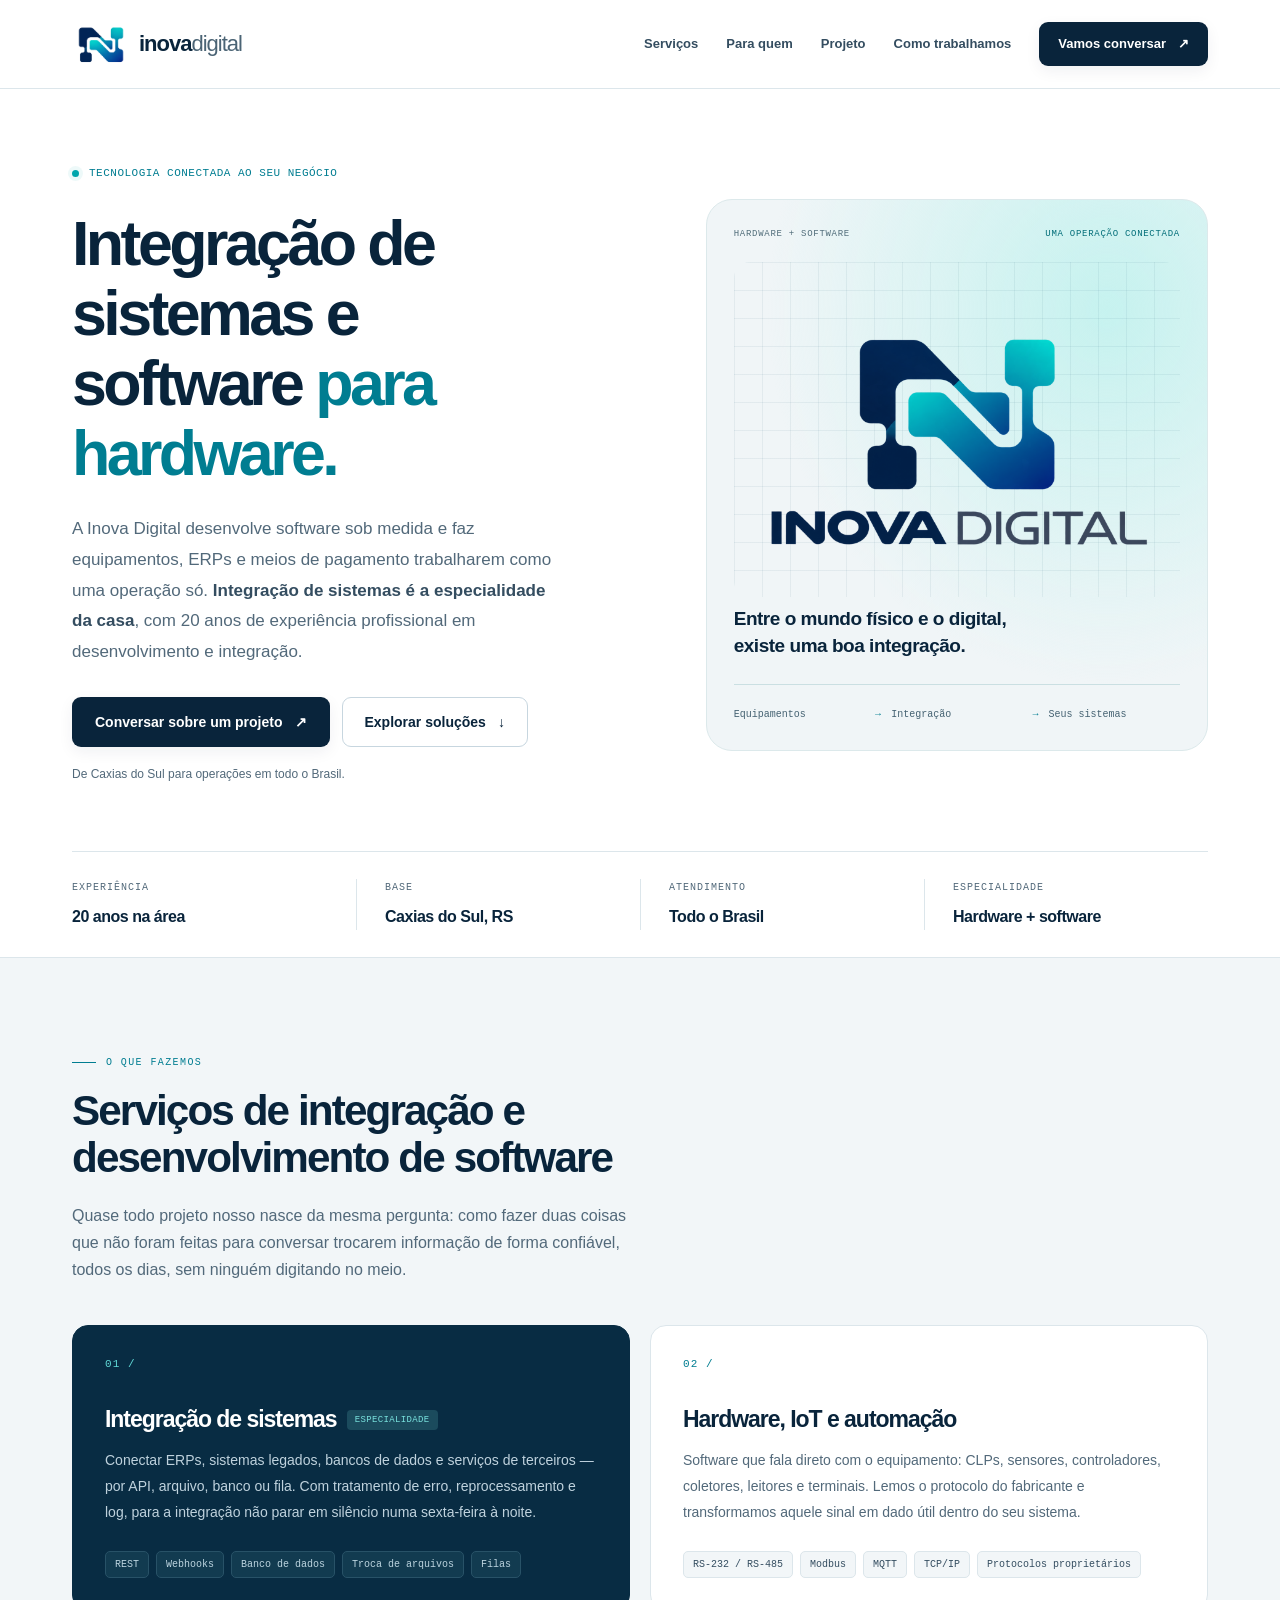
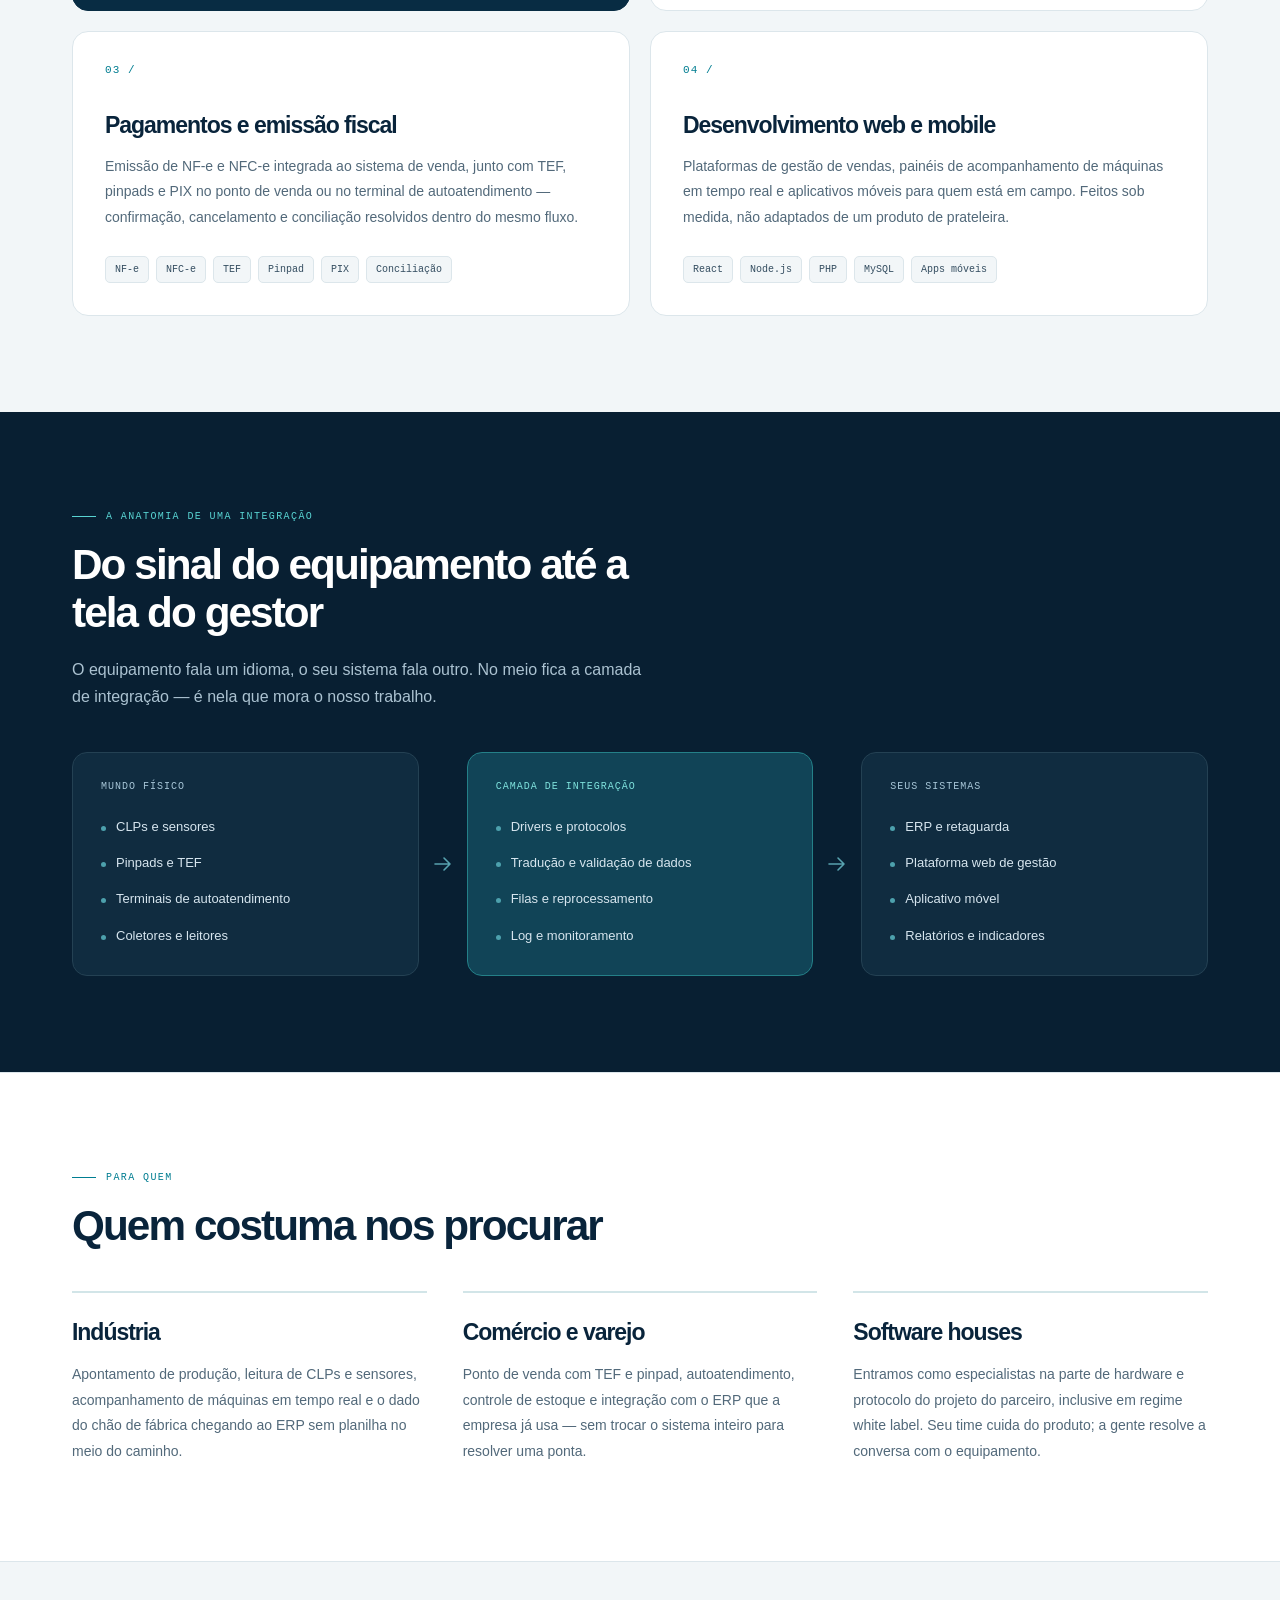
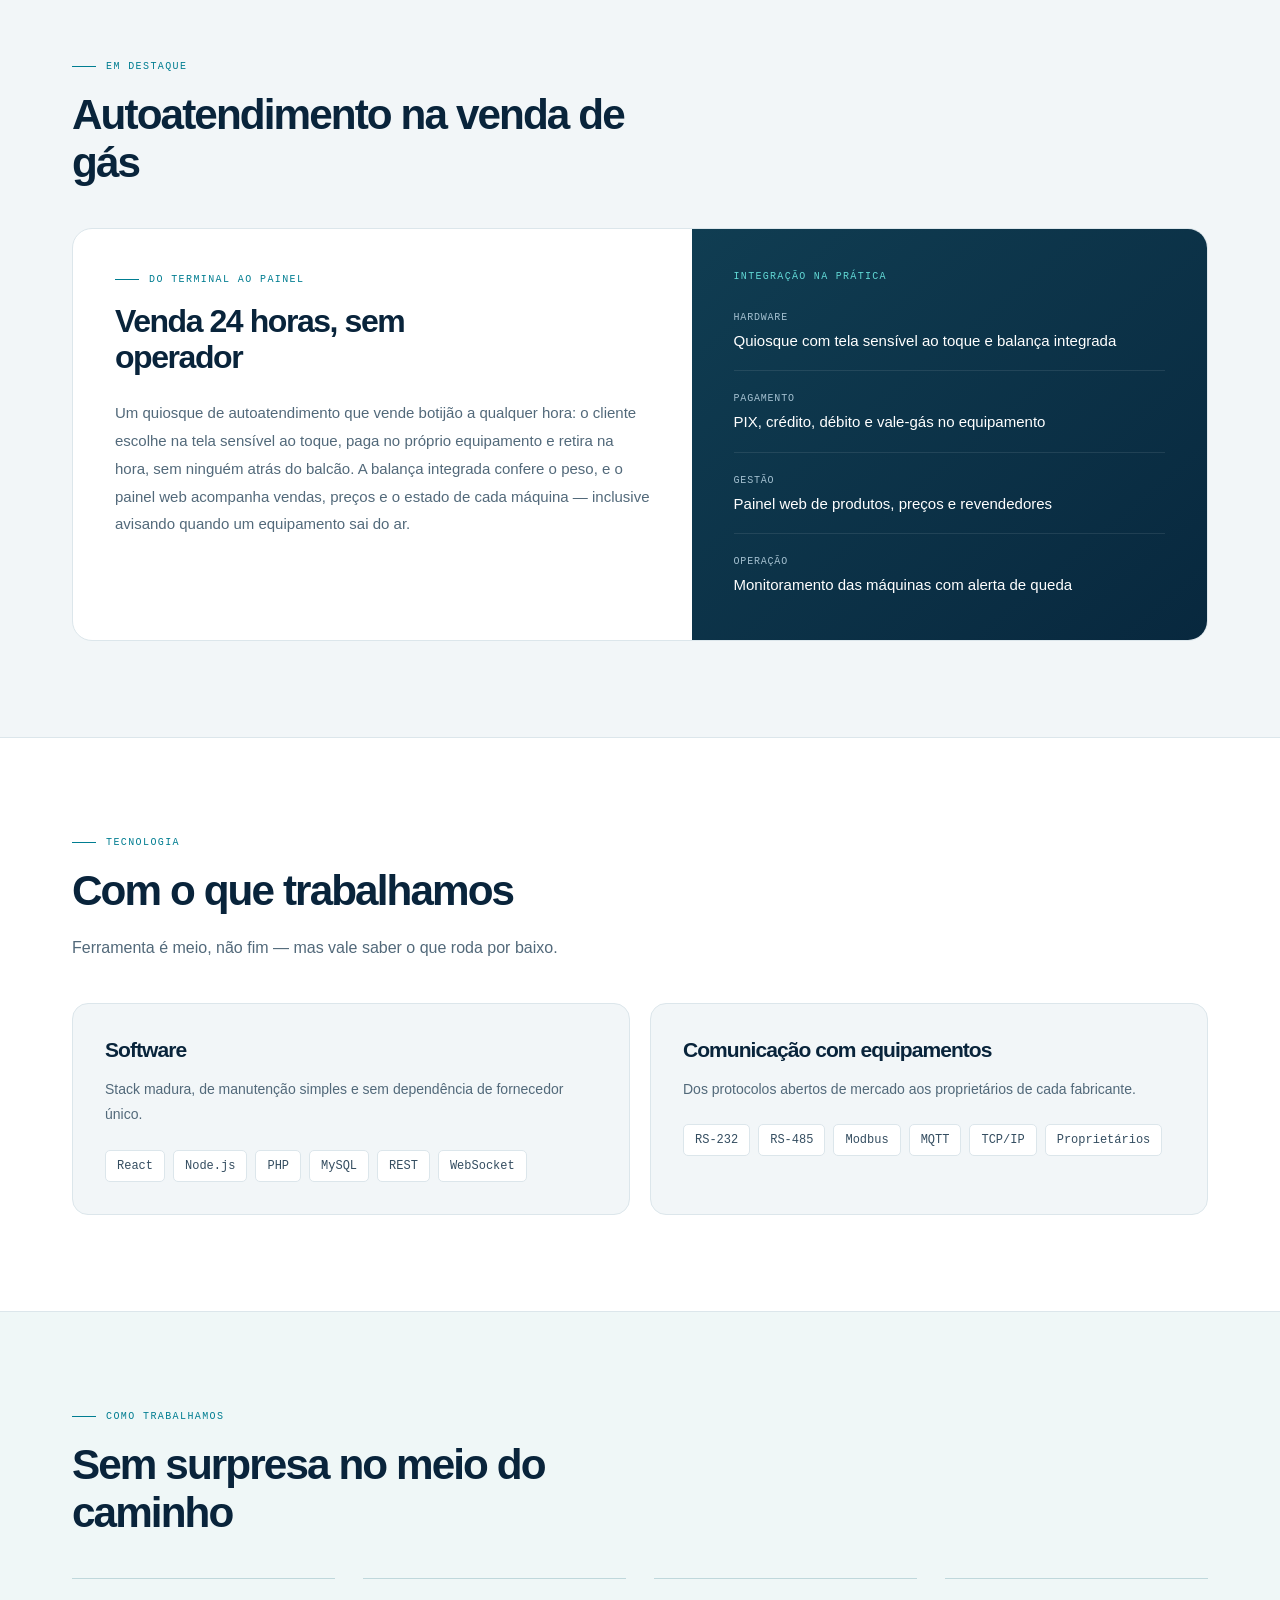
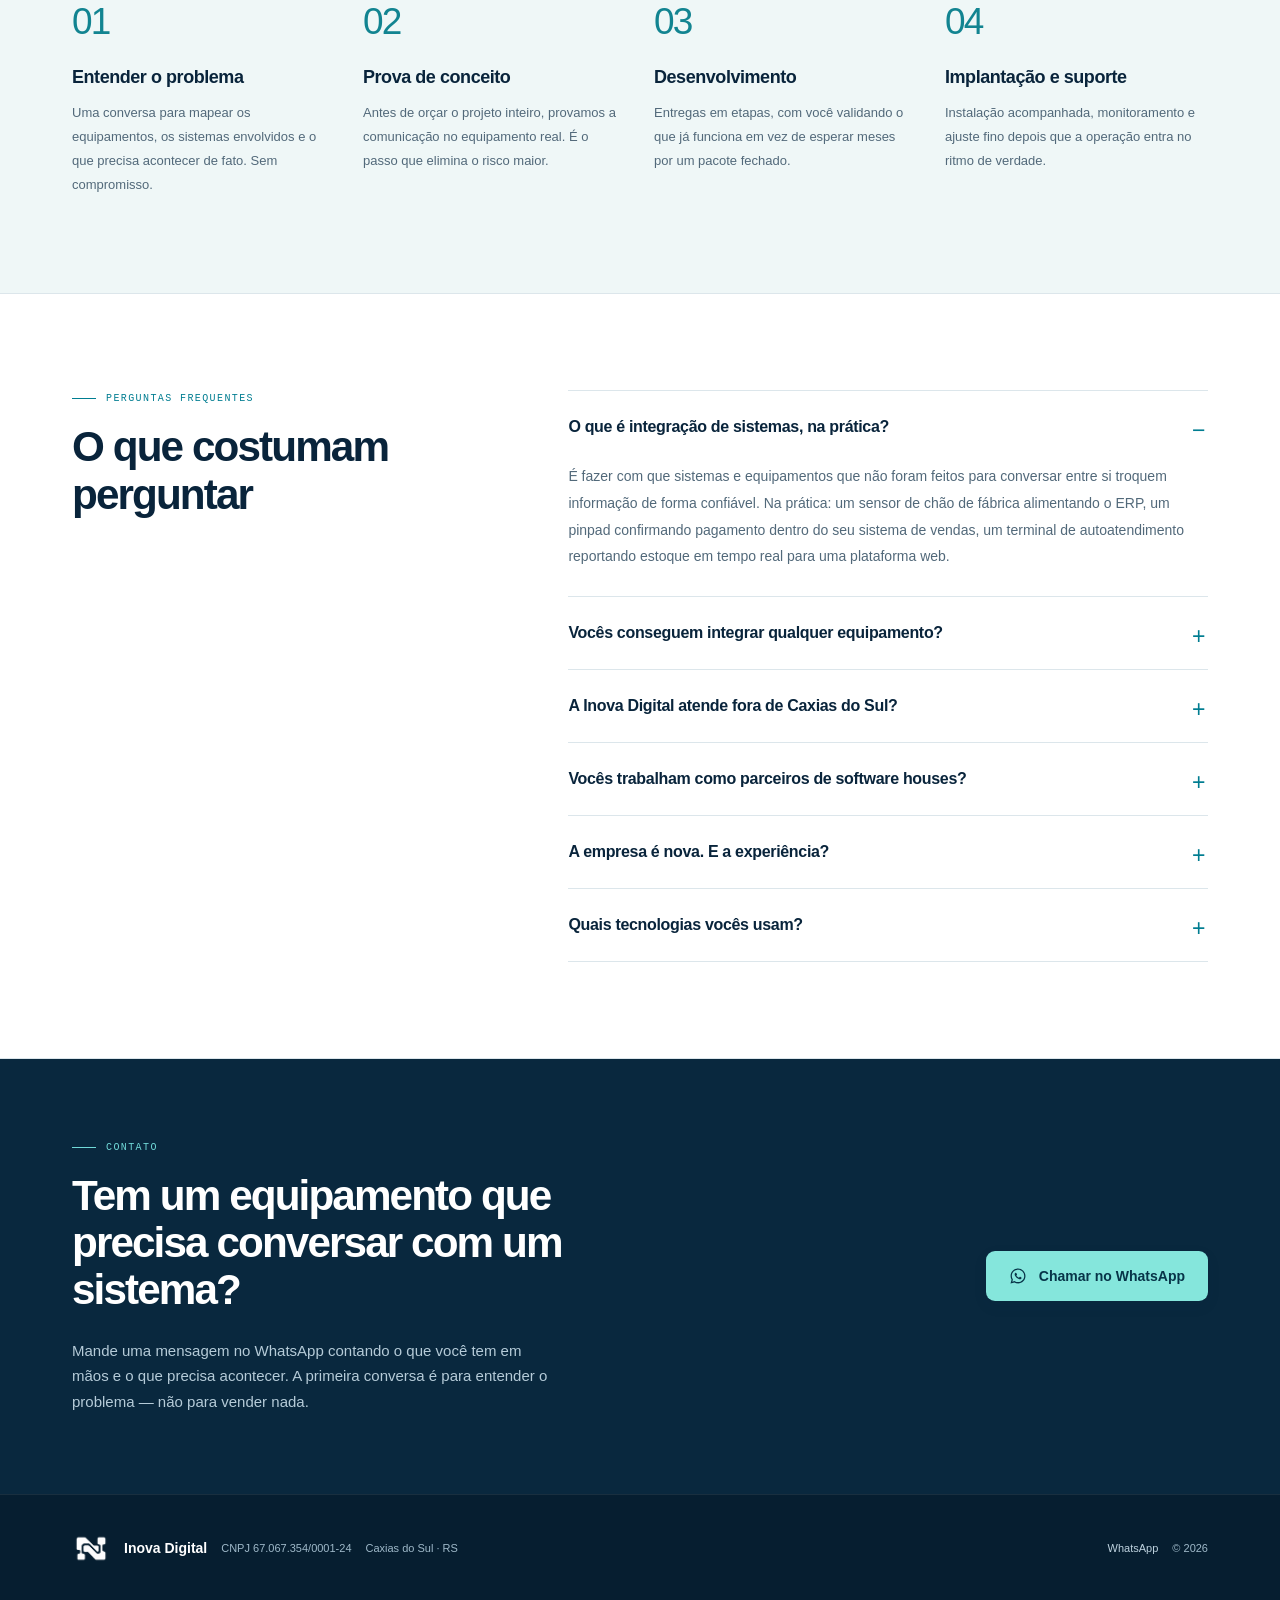
<file: index.html>
<!doctype html>
<html lang="pt-BR">
<head>
<meta charset="utf-8">
<meta name="viewport" content="width=device-width, initial-scale=1">
<title>Integração de sistemas e hardware | Inova Digital</title>
<meta name="description" content="Integração de ERPs, CLPs, sensores, TEF, NF-e e autoatendimento. Software sob medida em Caxias do Sul, RS, com atendimento em todo o Brasil. Fale pelo WhatsApp.">
<link rel="canonical" href="https://inovadigital.com.br/">
<meta name="author" content="Inova Digital">
<meta name="google-site-verification" content="kAPlHWLXchbSLmJ5zx2D2jMSlxSQh1JAQIa2q9AaCqQ">
<meta name="theme-color" content="#09283e">
<meta name="robots" content="index, follow, max-snippet:-1, max-image-preview:large">

<meta property="og:type" content="website">
<meta property="og:locale" content="pt_BR">
<meta property="og:site_name" content="Inova Digital">
<meta property="og:title" content="Inova Digital — Integração de sistemas e software para hardware">
<meta property="og:description" content="Integração de ERPs, CLPs, sensores, TEF, NF-e e autoatendimento. Software sob medida em Caxias do Sul, RS, com atendimento em todo o Brasil.">
<meta property="og:url" content="https://inovadigital.com.br/">
<meta property="og:image" content="https://inovadigital.com.br/assets/og-inova-digital.png">
<meta property="og:image:width" content="1200">
<meta property="og:image:height" content="630">
<meta property="og:image:alt" content="Logo da Inova Digital ao lado do texto: integração de sistemas e software para hardware. CLPs, sensores, TEF, NF-e, autoatendimento e ERP. Caxias do Sul, RS.">
<meta name="twitter:card" content="summary_large_image">
<meta name="twitter:image" content="https://inovadigital.com.br/assets/og-inova-digital.png">

<link rel="icon" href="assets/simbolo-inova-digital.webp" type="image/webp">

<script type="application/ld+json">
{
  "@context": "https://schema.org",
  "@graph": [
    {
      "@type": "Organization",
      "@id": "https://inovadigital.com.br/#org",
      "name": "Inova Digital",
      "logo": "https://inovadigital.com.br/assets/logo-inova-digital.webp",
      "image": "https://inovadigital.com.br/assets/og-inova-digital.png",
      "url": "https://inovadigital.com.br/",
      "telephone": "+5554991167177",
      "contactPoint": {
        "@type": "ContactPoint",
        "contactType": "Atendimento comercial por WhatsApp",
        "telephone": "+5554991167177",
        "url": "https://wa.me/5554991167177",
        "availableLanguage": "Portuguese",
        "areaServed": "BR",
        "description": "Contato comercial somente por mensagem no WhatsApp."
      },
      "taxID": "67.067.354/0001-24",
      "description": "Desenvolvimento de sistemas web integrados a hardware físico, com especialidade em integração de sistemas: CLPs, sensores, pinpads e TEF, terminais de autoatendimento, coletores e ERPs.",
      "slogan": "Sistemas web que conversam com o mundo físico",
      "address": {
        "@type": "PostalAddress",
        "addressLocality": "Caxias do Sul",
        "addressRegion": "RS",
        "addressCountry": "BR"
      },
      "areaServed": [
        {
          "@type": "Country",
          "name": "Brasil"
        },
        {
          "@type": "City",
          "name": "Caxias do Sul"
        },
        {
          "@type": "AdministrativeArea",
          "name": "Serra Gaúcha"
        }
      ],
      "knowsAbout": [
        "Integração de sistemas",
        "Integração de hardware com software",
        "Comunicação serial RS-232 e RS-485",
        "Modbus",
        "MQTT",
        "CLP (Controlador Lógico Programável)",
        "Sensores industriais",
        "TEF e pinpad",
        "Emissão de NF-e e NFC-e",
        "Integração fiscal para ponto de venda",
        "Terminais de autoatendimento",
        "Integração com ERP",
        "Desenvolvimento web",
        "Aplicativos móveis",
        "IoT industrial"
      ],
      "hasOfferCatalog": {
        "@type": "OfferCatalog",
        "name": "Serviços",
        "itemListElement": [
          {
            "@type": "Offer",
            "itemOffered": {
              "@type": "Service",
              "name": "Integração de sistemas",
              "description": "Conectar ERPs, sistemas legados, bancos de dados e serviços de terceiros por APIs, arquivos, banco ou filas.",
              "@id": "https://inovadigital.com.br/#integracao-sistemas",
              "url": "https://inovadigital.com.br/#integracao-sistemas",
              "provider": {
                "@id": "https://inovadigital.com.br/#org"
              },
              "areaServed": {
                "@type": "Country",
                "name": "Brasil"
              }
            }
          },
          {
            "@type": "Offer",
            "itemOffered": {
              "@type": "Service",
              "name": "Integração de hardware, IoT e automação",
              "description": "Comunicação com CLPs, sensores, coletores, leitores e terminais por serial, Modbus, MQTT e TCP/IP.",
              "@id": "https://inovadigital.com.br/#hardware-iot",
              "url": "https://inovadigital.com.br/#hardware-iot",
              "provider": {
                "@id": "https://inovadigital.com.br/#org"
              },
              "areaServed": {
                "@type": "Country",
                "name": "Brasil"
              }
            }
          },
          {
            "@type": "Offer",
            "itemOffered": {
              "@type": "Service",
              "name": "Meios de pagamento e emissão fiscal",
              "description": "Emissão de NF-e e NFC-e integrada ao sistema de venda, com TEF, pinpads e PIX no ponto de venda e no autoatendimento.",
              "@id": "https://inovadigital.com.br/#pagamentos",
              "url": "https://inovadigital.com.br/#pagamentos",
              "provider": {
                "@id": "https://inovadigital.com.br/#org"
              },
              "areaServed": {
                "@type": "Country",
                "name": "Brasil"
              }
            }
          },
          {
            "@type": "Offer",
            "itemOffered": {
              "@type": "Service",
              "name": "Desenvolvimento web e mobile sob medida",
              "description": "Plataformas de gestão de vendas, painéis de acompanhamento de máquinas e aplicativos móveis.",
              "@id": "https://inovadigital.com.br/#desenvolvimento-software",
              "url": "https://inovadigital.com.br/#desenvolvimento-software",
              "provider": {
                "@id": "https://inovadigital.com.br/#org"
              },
              "areaServed": {
                "@type": "Country",
                "name": "Brasil"
              }
            }
          }
        ]
      }
    },
    {
      "@type": "WebSite",
      "@id": "https://inovadigital.com.br/#site",
      "url": "https://inovadigital.com.br/",
      "name": "Inova Digital",
      "inLanguage": "pt-BR",
      "publisher": {
        "@id": "https://inovadigital.com.br/#org"
      }
    },
    {
      "@type": "WebPage",
      "@id": "https://inovadigital.com.br/#pagina",
      "url": "https://inovadigital.com.br/",
      "name": "Integração de sistemas e hardware | Inova Digital",
      "description": "Integração de ERPs, CLPs, sensores, TEF, NF-e e autoatendimento. Software sob medida em Caxias do Sul, RS, com atendimento em todo o Brasil. Fale pelo WhatsApp.",
      "inLanguage": "pt-BR",
      "isPartOf": {
        "@id": "https://inovadigital.com.br/#site"
      },
      "about": {
        "@id": "https://inovadigital.com.br/#org"
      },
      "hasPart": {
        "@id": "https://inovadigital.com.br/#faq"
      }
    },
    {
      "@type": "FAQPage",
      "@id": "https://inovadigital.com.br/#faq",
      "mainEntity": [
        {
          "@type": "Question",
          "name": "O que é integração de sistemas, na prática?",
          "acceptedAnswer": {
            "@type": "Answer",
            "text": "É fazer com que sistemas e equipamentos que não foram feitos para conversar entre si troquem informação de forma confiável. Na prática: um sensor de chão de fábrica alimentando o ERP, um pinpad confirmando pagamento dentro do seu sistema de vendas, um terminal de autoatendimento reportando estoque em tempo real para uma plataforma web."
          }
        },
        {
          "@type": "Question",
          "name": "Vocês conseguem integrar qualquer equipamento?",
          "acceptedAnswer": {
            "@type": "Answer",
            "text": "A viabilidade depende das interfaces disponíveis, do protocolo e das condições de acesso ao equipamento. Avaliamos portas seriais, rede ou USB e a documentação do fabricante. Quando a documentação é limitada, a análise técnica pode exigir testes adicionais. A prova de conceito no equipamento real confirma o caminho antes do projeto completo."
          }
        },
        {
          "@type": "Question",
          "name": "A Inova Digital atende fora de Caxias do Sul?",
          "acceptedAnswer": {
            "@type": "Answer",
            "text": "Sim. A base fica em Caxias do Sul, na Serra Gaúcha, e o atendimento é feito em todo o Brasil. Boa parte do trabalho é remota; visitas presenciais são combinadas quando o projeto exige acesso físico ao equipamento."
          }
        },
        {
          "@type": "Question",
          "name": "Vocês trabalham como parceiros de software houses?",
          "acceptedAnswer": {
            "@type": "Answer",
            "text": "Sim, e é bastante comum. Entramos como especialistas na camada de hardware e protocolo de um projeto que já tem time de software, inclusive em regime white label, sem aparecer para o cliente final."
          }
        },
        {
          "@type": "Question",
          "name": "A empresa é nova. E a experiência?",
          "acceptedAnswer": {
            "@type": "Answer",
            "text": "A Inova Digital é uma empresa recente, com base em Caxias do Sul, RS. A experiência profissional acumulada no trabalho da empresa soma 20 anos em desenvolvimento e integração de sistemas. Esse tempo se refere à trajetória profissional, e não à idade do CNPJ."
          }
        },
        {
          "@type": "Question",
          "name": "Quais tecnologias vocês usam?",
          "acceptedAnswer": {
            "@type": "Answer",
            "text": "No software: React, Node.js, PHP e MySQL. Na comunicação com equipamentos: serial RS-232 e RS-485, Modbus, MQTT, TCP/IP, REST e WebSocket, além dos protocolos proprietários de cada fabricante."
          }
        }
      ],
      "isPartOf": {
        "@id": "https://inovadigital.com.br/#pagina"
      },
      "inLanguage": "pt-BR"
    }
  ]
}
</script>

<link rel="stylesheet" href="styles.css">
</head>
<body>

<a class="skip" href="#conteudo">Pular para o conteúdo</a>

<header>
  <div class="wrap bar">
    <a class="brand" href="/" aria-label="Inova Digital — início">
      <img class="brand-symbol" src="assets/simbolo-inova-digital.webp" width="1254" height="1254" alt="">
      <span class="brand-name">inova<span>digital</span></span>
    </a>
    <nav aria-label="Navegação principal">
      <a class="nav-link" href="#servicos">Serviços</a>
      <a class="nav-link" href="#setores">Para quem</a>
      <a class="nav-link" href="#case">Projeto</a>
      <a class="nav-link" href="#processo">Como trabalhamos</a>
      <a class="btn btn-solid" href="#contato">Vamos conversar <span aria-hidden="true">↗</span></a>
    </nav>
  </div>
</header>

<main id="conteudo" tabindex="-1">

  <div class="wrap hero">
    <div class="hero-grid">
    <div class="hero-copy">
    <p class="kicker"><span class="dot" aria-hidden="true"></span> Tecnologia conectada ao seu negócio</p>
    <h1>Integração de sistemas e software <span>para hardware.</span></h1>
    <p class="lede">A Inova Digital desenvolve software sob medida e faz equipamentos, ERPs e meios de pagamento trabalharem como uma operação só. <strong>Integração de sistemas é a especialidade da casa</strong>, com 20 anos de experiência profissional em desenvolvimento e integração.</p>
    <div class="actions">
      <a class="btn btn-solid" href="#contato">Conversar sobre um projeto <span aria-hidden="true">↗</span></a>
      <a class="btn btn-out" href="#servicos">Explorar soluções <span aria-hidden="true">↓</span></a>
    </div>
    <p class="hero-note">De Caxias do Sul para operações em todo o Brasil.</p>
    </div>
    <div class="hero-art">
      <div class="art-top"><span>Hardware + software</span><span>Uma operação conectada</span></div>
      <div class="brand-stage">
        <img class="hero-logo" src="assets/logo-inova-digital.webp" width="1448" height="1086" alt="Inova Digital" fetchpriority="high" decoding="async">
      </div>
      <p class="art-caption">Entre o mundo físico e o digital,<br>existe uma boa integração.</p>
      <div class="art-chain" aria-label="Conectamos equipamentos aos seus sistemas por meio de integração">
        <span>Equipamentos</span><b aria-hidden="true">→</b><span>Integração</span><b aria-hidden="true">→</b><span>Seus sistemas</span>
      </div>
    </div>
    </div>

    <dl class="stats">
      <div><dt>Experiência</dt><dd>20 anos na área</dd></div>
      <div><dt>Base</dt><dd>Caxias do Sul, RS</dd></div>
      <div><dt>Atendimento</dt><dd>Todo o Brasil</dd></div>
      <div><dt>Especialidade</dt><dd>Hardware + software</dd></div>
    </dl>
  </div>

  <section id="servicos">
    <div class="wrap">
      <div class="sec-head">
        <p class="eyebrow">O que fazemos</p>
        <h2>Serviços de integração e desenvolvimento de software</h2>
        <p>Quase todo projeto nosso nasce da mesma pergunta: como fazer duas coisas que não foram feitas para conversar trocarem informação de forma confiável, todos os dias, sem ninguém digitando no meio.</p>
      </div>

      <div class="cards">
        <article class="card lead" id="integracao-sistemas">
          <h3>Integração de sistemas <span class="tag">Especialidade</span></h3>
          <p>Conectar ERPs, sistemas legados, bancos de dados e serviços de terceiros — por API, arquivo, banco ou fila. Com tratamento de erro, reprocessamento e log, para a integração não parar em silêncio numa sexta-feira à noite.</p>
          <ul><li>REST</li><li>Webhooks</li><li>Banco de dados</li><li>Troca de arquivos</li><li>Filas</li></ul>
        </article>

        <article class="card" id="hardware-iot">
          <h3>Hardware, IoT e automação</h3>
          <p>Software que fala direto com o equipamento: CLPs, sensores, controladores, coletores, leitores e terminais. Lemos o protocolo do fabricante e transformamos aquele sinal em dado útil dentro do seu sistema.</p>
          <ul><li>RS-232 / RS-485</li><li>Modbus</li><li>MQTT</li><li>TCP/IP</li><li>Protocolos proprietários</li></ul>
        </article>

        <article class="card" id="pagamentos">
          <h3>Pagamentos e emissão fiscal</h3>
          <p>Emissão de NF-e e NFC-e integrada ao sistema de venda, junto com TEF, pinpads e PIX no ponto de venda ou no terminal de autoatendimento — confirmação, cancelamento e conciliação resolvidos dentro do mesmo fluxo.</p>
          <ul><li>NF-e</li><li>NFC-e</li><li>TEF</li><li>Pinpad</li><li>PIX</li><li>Conciliação</li></ul>
        </article>

        <article class="card" id="desenvolvimento-software">
          <h3>Desenvolvimento web e mobile</h3>
          <p>Plataformas de gestão de vendas, painéis de acompanhamento de máquinas em tempo real e aplicativos móveis para quem está em campo. Feitos sob medida, não adaptados de um produto de prateleira.</p>
          <ul><li>React</li><li>Node.js</li><li>PHP</li><li>MySQL</li><li>Apps móveis</li></ul>
        </article>
      </div>
    </div>
  </section>

  <section id="como">
    <div class="wrap">
      <div class="sec-head">
        <p class="eyebrow">A anatomia de uma integração</p>
        <h2>Do sinal do equipamento até a tela do gestor</h2>
        <p>O equipamento fala um idioma, o seu sistema fala outro. No meio fica a camada de integração — é nela que mora o nosso trabalho.</p>
      </div>

      <div class="flow">
        <div class="node">
          <h3>Mundo físico</h3>
          <ul>
            <li>CLPs e sensores</li>
            <li>Pinpads e TEF</li>
            <li>Terminais de autoatendimento</li>
            <li>Coletores e leitores</li>
          </ul>
        </div>

        <div class="arrow" aria-hidden="true">
          <svg viewBox="0 0 24 24" fill="none" stroke="currentColor" stroke-width="1.6" stroke-linecap="round" stroke-linejoin="round"><path d="M4 12h15M13 6l6 6-6 6"/></svg>
        </div>

        <div class="node mid">
          <h3>Camada de integração</h3>
          <ul>
            <li>Drivers e protocolos</li>
            <li>Tradução e validação de dados</li>
            <li>Filas e reprocessamento</li>
            <li>Log e monitoramento</li>
          </ul>
        </div>

        <div class="arrow" aria-hidden="true">
          <svg viewBox="0 0 24 24" fill="none" stroke="currentColor" stroke-width="1.6" stroke-linecap="round" stroke-linejoin="round"><path d="M4 12h15M13 6l6 6-6 6"/></svg>
        </div>

        <div class="node">
          <h3>Seus sistemas</h3>
          <ul>
            <li>ERP e retaguarda</li>
            <li>Plataforma web de gestão</li>
            <li>Aplicativo móvel</li>
            <li>Relatórios e indicadores</li>
          </ul>
        </div>
      </div>
    </div>
  </section>

  <section id="setores">
    <div class="wrap">
      <div class="sec-head">
        <p class="eyebrow">Para quem</p>
        <h2>Quem costuma nos procurar</h2>
      </div>

      <div class="sectors">
        <article class="sector">
          <h3>Indústria</h3>
          <p>Apontamento de produção, leitura de CLPs e sensores, acompanhamento de máquinas em tempo real e o dado do chão de fábrica chegando ao ERP sem planilha no meio do caminho.</p>
        </article>
        <article class="sector">
          <h3>Comércio e varejo</h3>
          <p>Ponto de venda com TEF e pinpad, autoatendimento, controle de estoque e integração com o ERP que a empresa já usa — sem trocar o sistema inteiro para resolver uma ponta.</p>
        </article>
        <article class="sector">
          <h3>Software houses</h3>
          <p>Entramos como especialistas na parte de hardware e protocolo do projeto do parceiro, inclusive em regime white label. Seu time cuida do produto; a gente resolve a conversa com o equipamento.</p>
        </article>
      </div>
    </div>
  </section>

  <section id="case">
    <div class="wrap">
      <div class="sec-head">
        <p class="eyebrow">Em destaque</p>
        <h2>Autoatendimento na venda de gás</h2>
      </div>

      <div class="case">
        <div class="case-body">
          <p class="eyebrow">Do terminal ao painel</p>
          <h3>Venda 24 horas, sem operador</h3>
          <p>Um quiosque de autoatendimento que vende botijão a qualquer hora: o cliente escolhe na tela sensível ao toque, paga no próprio equipamento e retira na hora, sem ninguém atrás do balcão. A balança integrada confere o peso, e o painel web acompanha vendas, preços e o estado de cada máquina — inclusive avisando quando um equipamento sai do ar.</p>
        </div>
        <div class="case-side">
          <div class="row"><span>Hardware</span><b>Quiosque com tela sensível ao toque e balança integrada</b></div>
          <div class="row"><span>Pagamento</span><b>PIX, crédito, débito e vale-gás no equipamento</b></div>
          <div class="row"><span>Gestão</span><b>Painel web de produtos, preços e revendedores</b></div>
          <div class="row"><span>Operação</span><b>Monitoramento das máquinas com alerta de queda</b></div>
        </div>
      </div>
    </div>
  </section>

  <section id="tecnologias">
    <div class="wrap">
      <div class="sec-head">
        <p class="eyebrow">Tecnologia</p>
        <h2>Com o que trabalhamos</h2>
        <p>Ferramenta é meio, não fim — mas vale saber o que roda por baixo.</p>
      </div>

      <div class="stack">
        <div class="card">
          <h3>Software</h3>
          <p>Stack madura, de manutenção simples e sem dependência de fornecedor único.</p>
          <div class="chips"><span>React</span><span>Node.js</span><span>PHP</span><span>MySQL</span><span>REST</span><span>WebSocket</span></div>
        </div>
        <div class="card">
          <h3>Comunicação com equipamentos</h3>
          <p>Dos protocolos abertos de mercado aos proprietários de cada fabricante.</p>
          <div class="chips"><span>RS-232</span><span>RS-485</span><span>Modbus</span><span>MQTT</span><span>TCP/IP</span><span>Proprietários</span></div>
        </div>
      </div>
    </div>
  </section>

  <section id="processo">
    <div class="wrap">
      <div class="sec-head">
        <p class="eyebrow">Como trabalhamos</p>
        <h2>Sem surpresa no meio do caminho</h2>
      </div>

      <div class="steps">
        <div class="step">
          <h3>Entender o problema</h3>
          <p>Uma conversa para mapear os equipamentos, os sistemas envolvidos e o que precisa acontecer de fato. Sem compromisso.</p>
        </div>
        <div class="step">
          <h3>Prova de conceito</h3>
          <p>Antes de orçar o projeto inteiro, provamos a comunicação no equipamento real. É o passo que elimina o risco maior.</p>
        </div>
        <div class="step">
          <h3>Desenvolvimento</h3>
          <p>Entregas em etapas, com você validando o que já funciona em vez de esperar meses por um pacote fechado.</p>
        </div>
        <div class="step">
          <h3>Implantação e suporte</h3>
          <p>Instalação acompanhada, monitoramento e ajuste fino depois que a operação entra no ritmo de verdade.</p>
        </div>
      </div>
    </div>
  </section>

  <section id="faq">
    <div class="wrap">
      <div class="sec-head">
        <p class="eyebrow">Perguntas frequentes</p>
        <h2>O que costumam perguntar</h2>
      </div>

      <div class="faq">
        <details open>
          <summary>O que é integração de sistemas, na prática?</summary>
          <p>É fazer com que sistemas e equipamentos que não foram feitos para conversar entre si troquem informação de forma confiável. Na prática: um sensor de chão de fábrica alimentando o ERP, um pinpad confirmando pagamento dentro do seu sistema de vendas, um terminal de autoatendimento reportando estoque em tempo real para uma plataforma web.</p>
        </details>
        <details>
          <summary>Vocês conseguem integrar qualquer equipamento?</summary>
          <p>A viabilidade depende das interfaces disponíveis, do protocolo e das condições de acesso ao equipamento. Avaliamos portas seriais, rede ou USB e a documentação do fabricante. Quando a documentação é limitada, a análise técnica pode exigir testes adicionais. A prova de conceito no equipamento real confirma o caminho antes do projeto completo.</p>
        </details>
        <details>
          <summary>A Inova Digital atende fora de Caxias do Sul?</summary>
          <p>Sim. A base fica em Caxias do Sul, na Serra Gaúcha, e o atendimento é feito em todo o Brasil. Boa parte do trabalho é remota; visitas presenciais são combinadas quando o projeto exige acesso físico ao equipamento.</p>
        </details>
        <details>
          <summary>Vocês trabalham como parceiros de software houses?</summary>
          <p>Sim, e é bastante comum. Entramos como especialistas na camada de hardware e protocolo de um projeto que já tem time de software, inclusive em regime white label, sem aparecer para o cliente final.</p>
        </details>
        <details>
          <summary>A empresa é nova. E a experiência?</summary>
          <p>A Inova Digital é uma empresa recente, com base em Caxias do Sul, RS. A experiência profissional acumulada no trabalho da empresa soma 20 anos em desenvolvimento e integração de sistemas. Esse tempo se refere à trajetória profissional, e não à idade do CNPJ.</p>
        </details>
        <details>
          <summary>Quais tecnologias vocês usam?</summary>
          <p>No software: React, Node.js, PHP e MySQL. Na comunicação com equipamentos: serial RS-232 e RS-485, Modbus, MQTT, TCP/IP, REST e WebSocket, além dos protocolos proprietários de cada fabricante.</p>
        </details>
      </div>
    </div>
  </section>

  <section id="contato" class="contact">
    <div class="wrap contact-inner">
      <div>
        <p class="eyebrow">Contato</p>
        <h2>Tem um equipamento que precisa conversar com um sistema?</h2>
        <p>Mande uma mensagem no WhatsApp contando o que você tem em mãos e o que precisa acontecer. A primeira conversa é para entender o problema — não para vender nada.</p>
      </div>
      <div class="contact-ways">
        <a class="btn btn-solid" href="https://wa.me/5554991167177?text=Ol%C3%A1!%20Vim%20pelo%20site%20da%20Inova%20Digital%20e%20gostaria%20de%20conversar%20sobre%20um%20projeto." target="_blank" rel="noopener">
          <svg class="ico" viewBox="0 0 24 24" fill="currentColor" aria-hidden="true"><path d="M12.04 2C6.58 2 2.13 6.45 2.13 11.91c0 1.75.46 3.45 1.32 4.95L2 22l5.25-1.38a9.87 9.87 0 0 0 4.79 1.22h.01c5.46 0 9.91-4.45 9.91-9.91 0-2.65-1.03-5.14-2.9-7.01A9.82 9.82 0 0 0 12.04 2m0 1.67c2.2 0 4.27.86 5.82 2.42a8.18 8.18 0 0 1 2.42 5.82c0 4.54-3.7 8.24-8.25 8.24a8.2 8.2 0 0 1-4.2-1.15l-.3-.18-3.12.82.83-3.04-.2-.31a8.2 8.2 0 0 1-1.26-4.38c0-4.54 3.7-8.24 8.26-8.24m-3.1 4.1c-.15 0-.4.06-.6.28-.21.22-.8.78-.8 1.9s.82 2.2.93 2.36c.12.15 1.6 2.44 3.87 3.42.54.23.96.37 1.29.48.54.17 1.03.15 1.42.09.43-.06 1.34-.55 1.53-1.08.19-.53.19-.98.13-1.08-.05-.09-.2-.15-.42-.26-.22-.11-1.34-.66-1.55-.74-.2-.07-.36-.11-.5.11-.16.22-.58.74-.71.89-.13.15-.26.17-.48.06-.22-.11-.95-.35-1.81-1.12-.67-.6-1.12-1.33-1.25-1.55-.13-.22-.02-.34.1-.45.1-.1.22-.26.33-.39.11-.13.14-.22.22-.37.07-.15.04-.28-.02-.39-.06-.11-.5-1.22-.69-1.67-.18-.43-.36-.38-.5-.38z"/></svg>
          Chamar no WhatsApp
        </a>
      </div>
    </div>
  </section>

</main>

<footer>
  <div class="wrap foot">
    <div class="foot-meta">
      <img class="footer-symbol" src="assets/simbolo-inova-digital.webp" width="1254" height="1254" alt="" loading="lazy" decoding="async">
      <b>Inova Digital</b>
      <span>CNPJ 67.067.354/0001-24</span>
      <span>Caxias do Sul · RS</span>
    </div>
    <div class="foot-meta">
      <a href="https://wa.me/5554991167177?text=Ol%C3%A1!%20Vim%20pelo%20site%20da%20Inova%20Digital%20e%20gostaria%20de%20conversar%20sobre%20um%20projeto." target="_blank" rel="noopener">WhatsApp</a>
      <span>© <span id="ano">2026</span></span>
    </div>
  </div>
</footer>

<script>
  document.getElementById("ano").textContent = new Date().getFullYear();
</script>
</body>
</html>
</file>
<file: styles.css>
:root{color-scheme:light;--bg:#fff;--surface:#f2f6f8;--ink:#09243b;--ink-2:#344d60;--muted:#52697a;--line:#dce6eb;--line-2:#c7d6df;--accent:#007d91;--accent-ink:#007687;--accent-bg:#e5f6f6;--sans:Inter,-apple-system,BlinkMacSystemFont,"Segoe UI",sans-serif;--mono:ui-monospace,SFMono-Regular,Consolas,monospace}
*{box-sizing:border-box}
html{scroll-behavior:smooth;scroll-padding-top:105px;-webkit-text-size-adjust:100%}
body{margin:0;background:var(--bg);color:var(--ink);font-family:var(--sans);font-size:16px;line-height:1.7;-webkit-font-smoothing:antialiased}
::selection{background:#b5eeee;color:#09243b}
a{color:var(--accent-ink)}
img{display:block;max-width:100%;height:auto}
h1,h2,h3,p{margin:0}
h1,h2,h3{line-height:1.12;letter-spacing:-.045em}
h1,h2{font-weight:650}
h3{font-weight:650}
.wrap{max-width:1200px;margin:0 auto;padding-inline:32px}
:focus-visible{outline:3px solid #00a8b6;outline-offset:5px}
.skip{position:absolute;left:-9999px}
.skip:focus{left:20px;top:15px;z-index:50;background:white;padding:10px 18px;border-radius:8px}
header{position:sticky;top:0;z-index:20;background:rgba(255,255,255,.94);border-bottom:1px solid var(--line);backdrop-filter:blur(16px)}
.bar{height:88px;display:flex;align-items:center;justify-content:space-between;gap:28px}
.brand{display:flex;align-items:center;gap:9px;text-decoration:none;color:var(--ink);flex-shrink:0}
.brand-symbol{width:58px;height:58px;object-fit:contain}
.brand-name{font-size:22px;letter-spacing:-1px;line-height:1;font-weight:750}
.brand-name span{font-weight:400;color:#4b6475}
nav{display:flex;align-items:center;gap:28px}
nav a{color:var(--ink-2);font-size:13px;text-decoration:none;font-weight:550}
nav .nav-link{padding-block:12px}
nav a:hover{color:var(--accent)}
.btn{display:inline-flex;align-items:center;justify-content:center;gap:12px;min-height:50px;padding:13px 22px;border-radius:9px;text-decoration:none;font-size:14px;font-weight:650;line-height:1.4;border:1px solid transparent;transition:background .2s,transform .2s,box-shadow .2s}
.btn:hover{transform:translateY(-2px)}
.btn-solid{background:var(--ink);color:#fff;box-shadow:0 5px 15px #09243b10}
.btn-solid:hover{background:#0b4059;box-shadow:0 8px 24px #09243b20}
.btn-out{border-color:var(--line-2);color:var(--ink);background:transparent}
.btn-out:hover{background:var(--surface)}
header .btn{min-height:44px;padding:11px 18px;font-size:13px}
.hero{padding-top:76px;padding-bottom:0;position:relative}
.hero-grid{display:grid;grid-template-columns:1.17fr 1fr;align-items:center;gap:46px}
.kicker{display:flex;align-items:center;gap:10px;font-size:11px;font-family:var(--mono);letter-spacing:.045em;color:var(--accent);margin-bottom:26px;text-transform:uppercase;line-height:1.5}
.dot{width:7px;height:7px;flex:none;border-radius:50%;background:#00a5ac;box-shadow:0 0 0 4px #00a5ac12}
h1{font-size:clamp(42px,4.9vw,67px);max-width:15ch;letter-spacing:-.057em}
h1 span{color:var(--accent)}
.lede{font-size:17px;line-height:1.8;color:var(--muted);margin-top:26px;max-width:52ch}
.lede strong{color:var(--ink-2);font-weight:600}
.actions{display:flex;flex-wrap:wrap;gap:12px;margin-top:30px}
.hero-note{font-size:12px;color:var(--muted);margin-top:17px}
.hero-art{position:relative;background:radial-gradient(ellipse at 80% 20%,#c6f2ef 0,transparent 60%),#f0f5f7;border:1px solid #dce9eb;border-radius:26px;padding:27px;overflow:hidden;min-width:0}
.art-top{display:flex;justify-content:space-between;gap:12px;font-family:var(--mono);text-transform:uppercase;font-size:9px;letter-spacing:.08em;color:#516d7a}
.art-top span:last-child{color:#006d78}
.brand-stage{position:relative;margin:20px 0 8px;border-radius:16px;background-image:linear-gradient(#0a4f6510 1px,transparent 1px),linear-gradient(90deg,#0a4f6510 1px,transparent 1px);background-size:28px 28px}
.hero-logo{width:100%;position:relative;z-index:1}
.art-caption{font-size:19px;line-height:1.45;font-weight:550;letter-spacing:-.025em;max-width:26ch;margin:0 0 24px}
.art-chain{display:grid;grid-template-columns:1fr auto 1fr auto 1fr;gap:10px;align-items:center;border-top:1px solid #cadfe2;padding-top:21px;font-size:10px;font-family:var(--mono);color:#456272}
.art-chain b{color:var(--accent);font-weight:500}
.stats{display:grid;grid-template-columns:repeat(4,1fr);margin:66px 0 0;padding:27px 0;border-top:1px solid var(--line)}
.stats div{padding-left:28px;border-left:1px solid var(--line)}
.stats div:first-child{padding-left:0;border:0}
.stats dt{font-size:10px;font-family:var(--mono);text-transform:uppercase;letter-spacing:.1em;color:var(--muted);margin-bottom:7px}
.stats dd{margin:0;font-size:16px;font-weight:600;letter-spacing:-.03em}
section{padding-block:96px;border-top:1px solid var(--line)}
.sec-head{max-width:700px;margin-bottom:42px}
.eyebrow{font-family:var(--mono);font-size:10px;text-transform:uppercase;letter-spacing:.14em;color:var(--accent);margin-bottom:16px;display:flex;align-items:center;gap:10px}
.eyebrow::before{content:"";height:1px;width:24px;background:currentColor}
h2{font-size:clamp(30px,3.3vw,43px);max-width:24ch}
.sec-head>p:not(.eyebrow){font-size:16px;color:var(--muted);margin-top:20px;max-width:65ch}
#servicos{background:var(--surface)}
.cards{display:grid;grid-template-columns:repeat(2,1fr);gap:20px;counter-reset:service}
.card{border:1px solid var(--line);border-radius:16px;background:white;padding:32px;position:relative;min-width:0;transition:transform .2s,border-color .2s}
.cards .card::before{counter-increment:service;content:"0" counter(service) " /";display:block;font:11px var(--mono);letter-spacing:.1em;color:var(--accent);margin-bottom:35px}
.cards .card:hover{transform:translateY(-4px);border-color:#74b8bf}
.card.lead{background:#082c43;color:white;border-color:#082c43}
.card h3{font-size:23px;line-height:1.3;margin-bottom:13px;display:flex;flex-wrap:wrap;gap:10px;align-items:center}
.card p{font-size:14px;color:var(--muted);line-height:1.85}
.card.lead p{color:#bfd2dd}
.cards .card.lead::before{color:#60d9d6}
.tag{font:9px var(--mono);text-transform:uppercase;letter-spacing:.04em;background:#1b4b5d;color:#7ae3df;padding:5px 8px;border-radius:4px}
.card ul{list-style:none;display:flex;flex-wrap:wrap;gap:7px;margin:25px 0 0;padding:0}
.card li,.chips span{font:10px var(--mono);padding:7px 9px;border:1px solid var(--line);border-radius:5px;color:var(--ink-2);background:var(--surface)}
.card.lead li{border-color:#285267;background:#123b50;color:#bcd4df}
#como{background:#081f32;color:white;border:0;position:relative}
#como .eyebrow{color:#58d3d2}
#como .sec-head>p:not(.eyebrow){color:#abc2d1}
.flow{display:grid;grid-template-columns:1fr auto 1fr auto 1fr;align-items:stretch}
.node{padding:28px;background:#102c40;border:1px solid #244153;border-radius:15px;min-width:0}
.node.mid{background:#114457;border-color:#248088}
.node h3{font:10px var(--mono);text-transform:uppercase;letter-spacing:.1em;color:#a7c6d7;margin-bottom:24px}
.node.mid h3{color:#7fe2dd}
.node ul{margin:0;padding:0;list-style:none;display:grid;gap:14px}
.node li{font-size:13px;display:flex;gap:10px;align-items:baseline;color:#d6e5ee}
.node li::before{content:"";width:5px;height:5px;background:#4da1ad;flex:none;border-radius:50%}
.arrow{display:grid;place-items:center;padding:12px;color:#58a3b0}
.arrow svg{width:24px;height:24px}
.sectors{display:grid;grid-template-columns:repeat(3,1fr);gap:36px}
.sector{border-top:2px solid #d2e5e8;padding-top:27px}
.sector h3{font-size:23px;margin-bottom:16px}
.sector p{font-size:14px;color:var(--muted);line-height:1.85}
#case{background:var(--surface)}
.case{display:grid;grid-template-columns:1.2fr 1fr;border:1px solid var(--line);border-radius:20px;overflow:hidden;background:white}
.case-body{padding:42px}
.case-body h3{font-size:32px;max-width:19ch;margin-bottom:24px}
.case-body>p:last-child{color:var(--muted);font-size:15px;line-height:1.85}
.case-side{padding:42px;background:linear-gradient(140deg,#103d52,#08283e);display:grid;gap:22px;position:relative}
.case-side::before{content:"INTEGRAÇÃO NA PRÁTICA";font:10px var(--mono);letter-spacing:.13em;color:#61d8d5;display:block;margin-bottom:8px}
.case-side .row{display:grid;gap:5px;padding-bottom:17px;border-bottom:1px solid #ffffff17}
.case-side .row:last-child{border:0;padding-bottom:0}
.case-side .row span{font:10px var(--mono);text-transform:uppercase;letter-spacing:.08em;color:#a4c0d0}
.case-side .row b{font-size:15px;font-weight:500;color:#fff}
.stack{display:grid;grid-template-columns:1fr 1fr;gap:20px}
.stack .card{background:var(--surface)}
.stack .card h3{font-size:21px}
.chips{display:flex;flex-wrap:wrap;gap:8px;margin-top:22px}
.chips span{background:#fff;font-size:12px;padding:8px 11px}
#processo{background:#eff7f7}
.steps{display:grid;grid-template-columns:repeat(4,1fr);gap:28px;counter-reset:step}
.step{counter-increment:step;border-top:1px solid #bfd8dc;padding-top:24px}
.step::before{content:counter(step,decimal-leading-zero);display:block;font-size:37px;line-height:1;letter-spacing:-.05em;color:#128491;margin-bottom:27px;font-weight:350}
.step h3{font-size:18px;margin-bottom:14px;letter-spacing:-.025em}
.step p{font-size:13px;color:var(--muted);line-height:1.85}
#faq>.wrap{display:grid;grid-template-columns:.8fr 1.2fr;gap:70px}
.faq{min-width:0}
details{border-bottom:1px solid var(--line)}
details:first-child{border-top:1px solid var(--line)}
summary{cursor:pointer;list-style:none;padding:24px 36px 24px 0;font-size:16px;font-weight:600;line-height:1.5;position:relative;letter-spacing:-.02em}
summary::-webkit-details-marker{display:none}
summary::after{content:"+";position:absolute;right:3px;top:22px;font-size:23px;font-weight:350;color:var(--accent)}
details[open] summary::after{content:"−"}
details p{font-size:14px;color:var(--muted);line-height:1.9;padding-bottom:26px}
.contact{padding:80px 0;background:#09283e;color:white}
.contact-inner{display:grid;grid-template-columns:1fr auto;gap:70px;align-items:center}
.contact .eyebrow{color:#71d9d8}
.contact h2{max-width:23ch}
.contact p:not(.eyebrow){color:#b5cbd8;max-width:58ch;margin-top:24px;font-size:15px}
.contact-ways{display:grid;gap:12px;max-width:300px}
.contact .btn-solid{background:#85e6dc;color:#073448}
.contact .btn-solid:hover{background:#acf4ec}
.contact .btn-out{color:#d4e6ee;border-color:#476070}
.contact .btn-out:hover{background:#173b51}
.contact-ways .btn{text-align:center;width:100%}
.ico{width:18px;height:18px;flex:none}
footer{padding:34px 0;background:#061e30;color:#9fb9c9;border-top:1px solid #ffffff13}
.foot{display:flex;align-items:center;justify-content:space-between;gap:24px;flex-wrap:wrap;font-size:11px}
.foot-meta{display:flex;align-items:center;gap:14px;flex-wrap:wrap}
.foot-meta b{color:#fff;font-size:14px}
.foot a{color:#bfd3df;text-decoration:none;padding-block:10px}
.foot a:hover{color:#85e6dc}
.footer-symbol{width:38px;height:38px;object-fit:contain;filter:brightness(0) invert(1)}
@media(min-width:1500px){.hero{padding-top:100px}.hero-grid{gap:80px}}
@media(max-width:1000px){.hero-grid{gap:30px}nav{gap:18px}.hero-art{padding:20px}.contact-inner{gap:36px}.node{padding:22px}.steps{gap:20px}#faq>.wrap{gap:36px}}
@media(max-width:860px){header{position:static}.bar{height:auto;min-height:80px;flex-wrap:wrap;padding-block:14px;gap:12px}nav{width:100%;justify-content:space-between;gap:10px;flex-wrap:wrap}nav a{min-height:44px;display:inline-flex;align-items:center}html{scroll-padding-top:24px}.hero{padding-top:48px}.hero-grid{grid-template-columns:1fr}.hero-copy{max-width:650px}h1{max-width:15ch;font-size:clamp(44px,7.8vw,64px)}.hero-art{max-width:580px;width:100%;margin-top:12px;justify-self:center}.brand-stage{max-width:330px;margin:0 auto}.art-caption{max-width:none;margin-top:4px}.stats{margin-top:40px}.flow{grid-template-columns:1fr}.arrow{transform:rotate(90deg)}.node ul{grid-template-columns:1fr 1fr}.sectors{gap:24px}.steps{grid-template-columns:1fr 1fr;gap:30px}.contact-inner{grid-template-columns:1fr}.contact-ways{max-width:340px}.case-body,.case-side{padding:30px}#faq>.wrap{grid-template-columns:1fr;gap:0}}
@media(max-width:600px){.wrap{padding-inline:22px}.brand-name{font-size:21px}.brand-symbol{width:48px;height:48px}nav{gap:4px 12px}nav a{font-size:12px}header .btn{font-size:12px;padding:10px 12px}.hero{padding-top:36px}.kicker{font-size:9px;letter-spacing:0;margin-bottom:22px}h1{font-size:46px}.lede{font-size:15px}.actions{gap:10px}.actions .btn{font-size:13px;padding:13px 15px}.hero-art{border-radius:18px}.stats{grid-template-columns:1fr 1fr;gap:22px 12px;padding-block:26px}.stats div{padding-left:16px}.stats div:nth-child(3){padding-left:0;border:0}.stats dt{font-size:9px}.stats dd{font-size:14px}section{padding-block:64px}.sec-head{margin-bottom:30px}h2{font-size:33px}.cards,.stack,.sectors,.case{grid-template-columns:1fr}.card{padding:26px}.card h3{font-size:22px}.cards .card::before{margin-bottom:25px}.sectors{gap:30px}.node ul{grid-template-columns:1fr}.case-body h3{font-size:29px}.case-body,.case-side{padding:28px}.steps{gap:28px 20px}.step h3{font-size:17px}.contact{padding-block:60px}.contact h2{font-size:34px}.foot-meta{gap:9px 14px}}
@media(max-width:360px){h1{font-size:39px}.steps{grid-template-columns:1fr}.art-chain{gap:6px;font-size:9px}.art-top{font-size:8px}.actions .btn{width:100%}}
@media(prefers-reduced-motion:reduce){html{scroll-behavior:auto}*,*::before,*::after{transition:none!important}}
</file>
